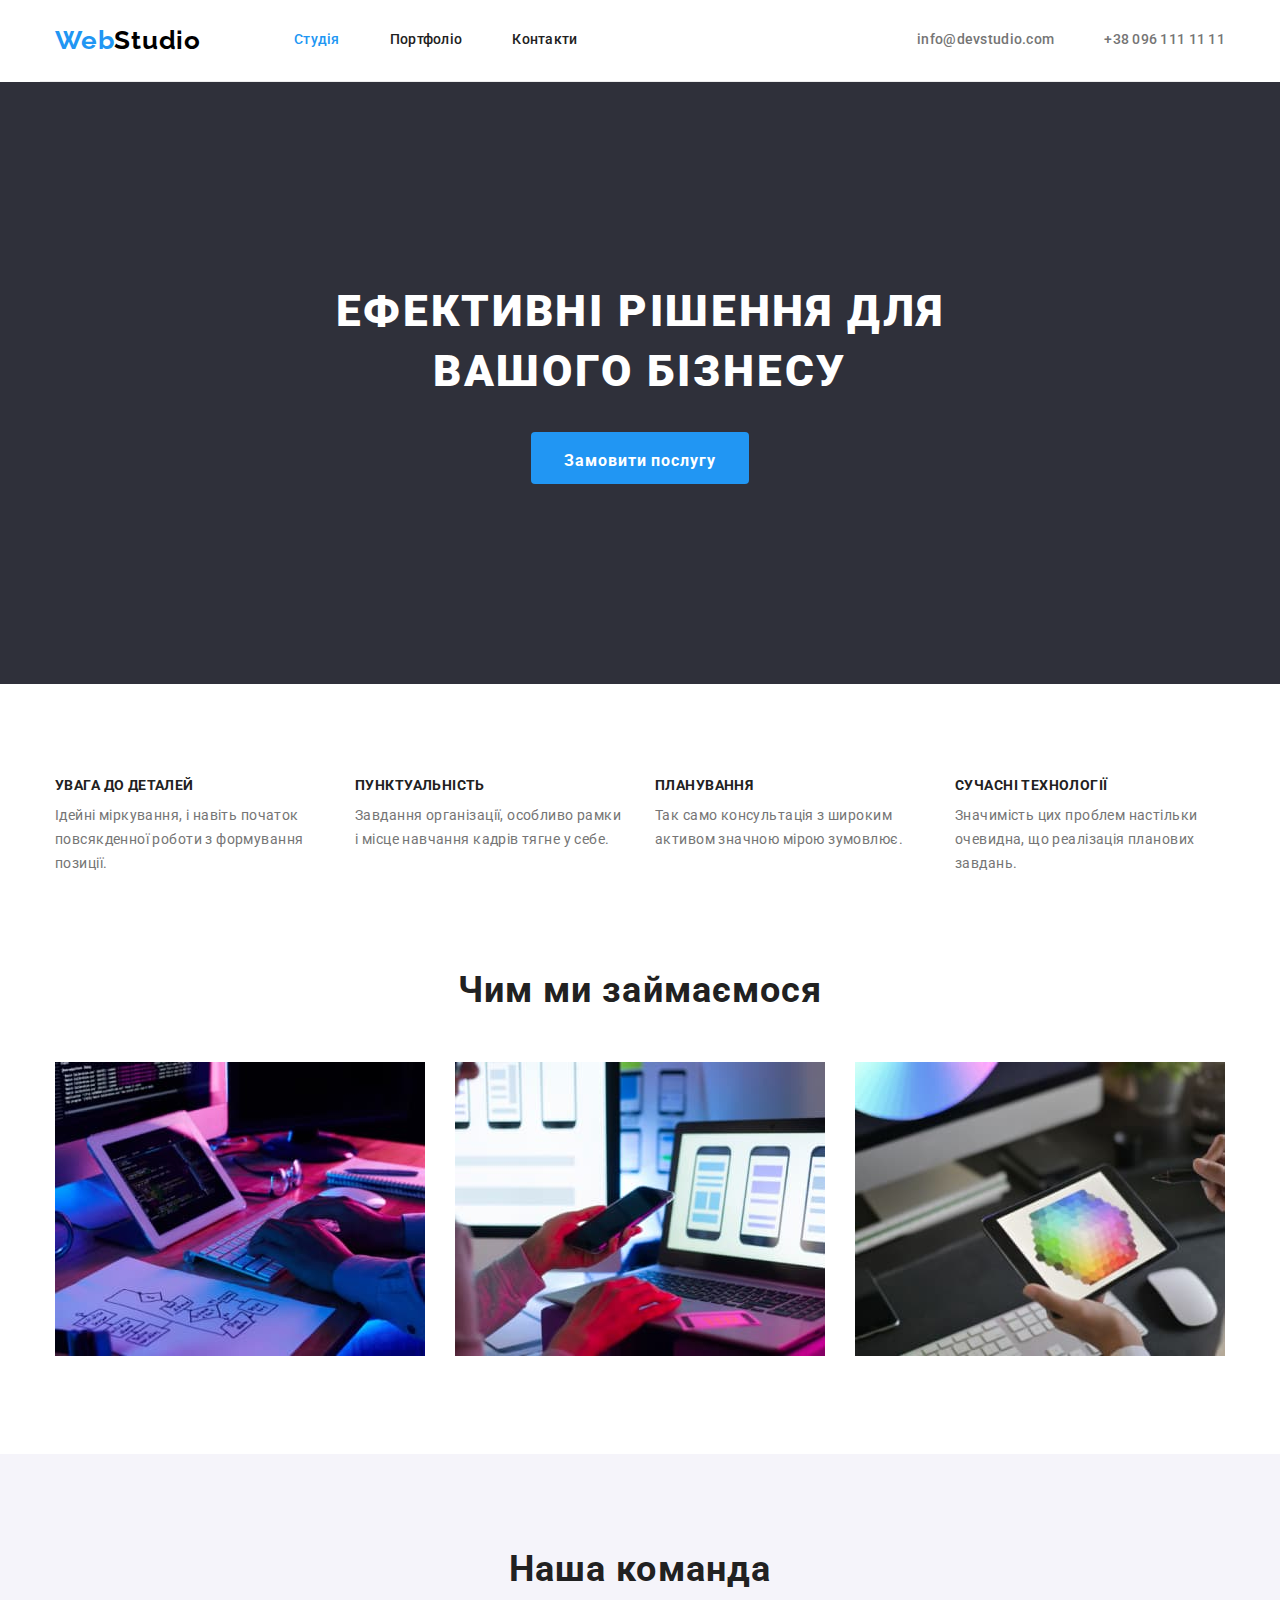
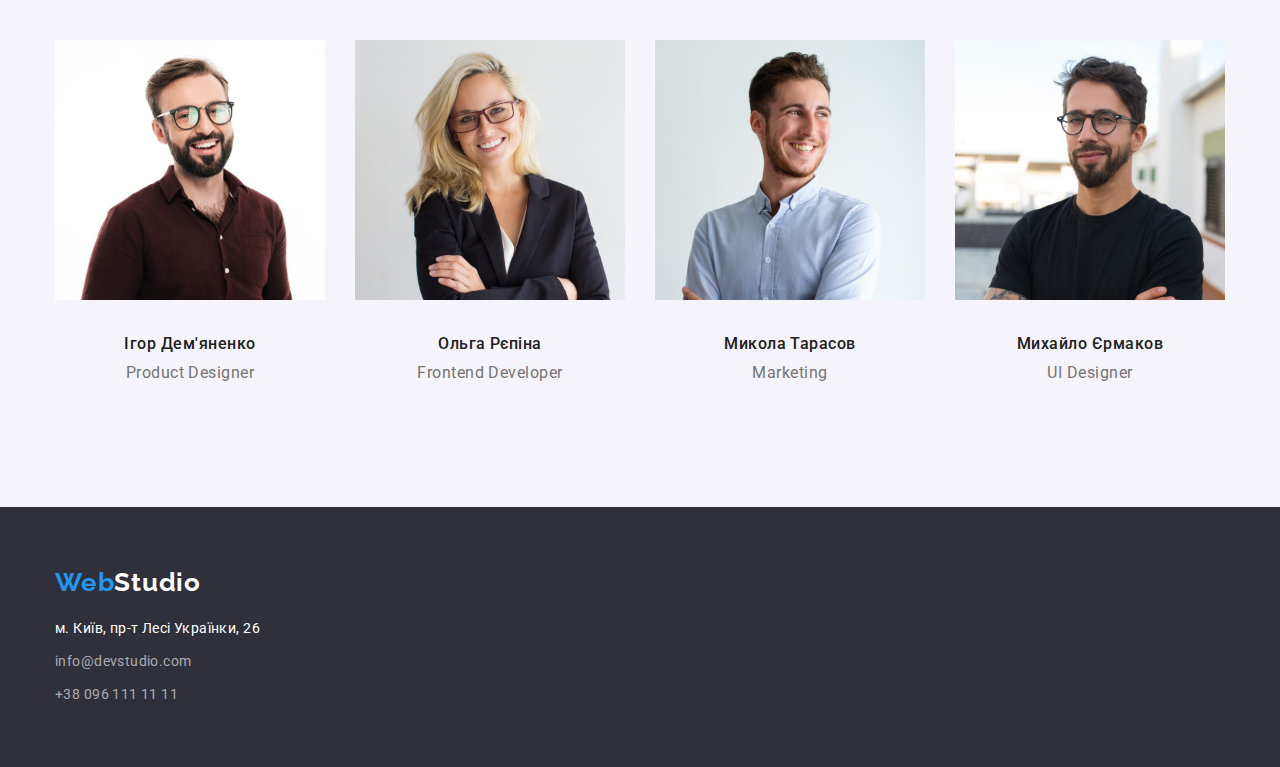
<file: index.html>
<!DOCTYPE html>
<html lang="uk">
  <head>
    <meta charset="UTF-8" />
    <meta http-equiv="X-UA-Compatible" content="IE=edge" />
    <meta name="viewport" content="width=device-width, initial-scale=1.0" />
    <title>Студія</title>
    <link
      rel="stylesheet"
      href="https://cdnjs.cloudflare.com/ajax/libs/modern-normalize/1.1.0/modern-normalize.min.css"
    />
    <link rel="preconnect" href="https://fonts.googleapis.com" />
    <link rel="preconnect" href="https://fonts.gstatic.com" crossorigin />
    <link
      href="https://fonts.googleapis.com/css2?family=Raleway:wght@700&family=Roboto:wght@400;500;700;900&display=swap"
      rel="stylesheet"
    />

    <link rel="stylesheet" href="./css/styles.css" />
  </head>
  <body class="page">
    <header>
      <div class="container main-nav">
        <nav>
          <a href="./index.html" class="logo">Web<span class="logo-head">Studio</span></a>
          <ul class="site-nav list">
            <li class="item"><a href="./index.html" class="link current">Студія</a></li>
            <li class="item"><a href="./portfolio.html" class="link">Портфоліо</a></li>
            <li class="item"><a href="" class="link">Контакти</a></li>
          </ul>
        </nav>
        <ul class="cont-nav list">
          <li class="item">
            <a href="mailto:info@devstudio.com" class="cont">info@devstudio.com</a>
          </li>
          <li class="item"><a href="tel:+380961111111" class="cont">+38 096 111 11 11</a></li>
        </ul>
      </div>
    </header>
    <main>
      <section class="hero">
        <div class="container">
          <h1 class="hero-title">Ефективні рішення для вашого бізнесу</h1>
          <button type="button" class="button">Замовити послугу</button>
        </div>
      </section>
      <section class="section features">
        <div class="container">
          <h2 class="section-title visually-hidden">Особливості</h2>
          <ul class="feature-list list">
            <li class="item">
              <h3 class="title">Увага до деталей</h3>
              <p class="text">
                Ідейні міркування, і навіть початок повсякденної роботи з формування позиції.
              </p>
            </li>
            <li class="item">
              <h3 class="title">Пунктуальність</h3>
              <p class="text">
                Завдання організації, особливо рамки і місце навчання кадрів тягне у себе.
              </p>
            </li>
            <li class="item">
              <h3 class="title">Планування</h3>
              <p class="text">Так само консультація з широким активом значною мірою зумовлює.</p>
            </li>
            <li class="item">
              <h3 class="title">Сучасні технології</h3>
              <p class="text">
                Значимість цих проблем настільки очевидна, що реалізація планових завдань.
              </p>
            </li>
          </ul>
        </div>
      </section>
      <section class="section specialization">
        <div class="container">
          <h2 class="section-title">Чим ми займаємося</h2>
          <ul class="specialization-list list">
            <li>
              <img
                src="./images/coding.jpg"
                width="370"
                alt="набір програмного коду на клавіатурі"
              />
            </li>
            <li>
              <img src="./images/mobile.jpg" width="370" alt="створення мобільної версії сайта" />
            </li>
            <li>
              <img src="./images/design.jpg" width="370" alt="вибір кольорової гами з палітри" />
            </li>
          </ul>
        </div>
      </section>
      <section class="section section-team">
        <div class="container">
          <h2 class="section-title">Наша команда</h2>
          <ul class="team-list list">
            <li class="team-item">
              <img src="./images/idemianenko.jpg" width="270" alt="портрет чоловіка" />
              <div class="card">
                <h3 class="title">Ігор Дем'яненко</h3>
                <p lang="en" class="position">Product Designer</p>
              </div>
            </li>
            <li class="team-item">
              <img src="./images/orepina.jpg" width="270" alt="портрет жінки" />
              <div class="card">
                <h3 class="title">Ольга Рєпіна</h3>
                <p lang="en" class="position">Frontend Developer</p>
              </div>
            </li>
            <li class="team-item">
              <img src="./images/mtarasov.jpg" width="270" alt="портрет чоловіка" />
              <div class="card">
                <h3 class="title">Микола Тарасов</h3>
                <p lang="en" class="position">Marketing</p>
              </div>
            </li>
            <li class="team-item">
              <img src="./images/mermakov.jpg" width="270" alt="портрет чоловіка" />
              <div class="card">
                <h3 class="title">Михайло Єрмаков</h3>
                <p lang="en" class="position">UI Designer</p>
              </div>
            </li>
          </ul>
        </div>
      </section>
    </main>
    <footer class="foot">
      <div class="container">
        <a href="./index.html" class="logo">Web<span class="logo-foot">Studio</span></a>
        <address class="address-foot">
          <p class="address">м. Київ, пр-т Лесі Українки, 26</p>
          <ul class="list">
            <li class="item"><a href="mailto:info@devstudio.com" class="cont">info@devstudio.com</a></li>
            <li class="item"><a href="tel:+380961111111" class="cont">+38 096 111 11 11</a></li>
          </ul>
        </address>
      </div>
    </footer>
  </body>
</html>
</file>
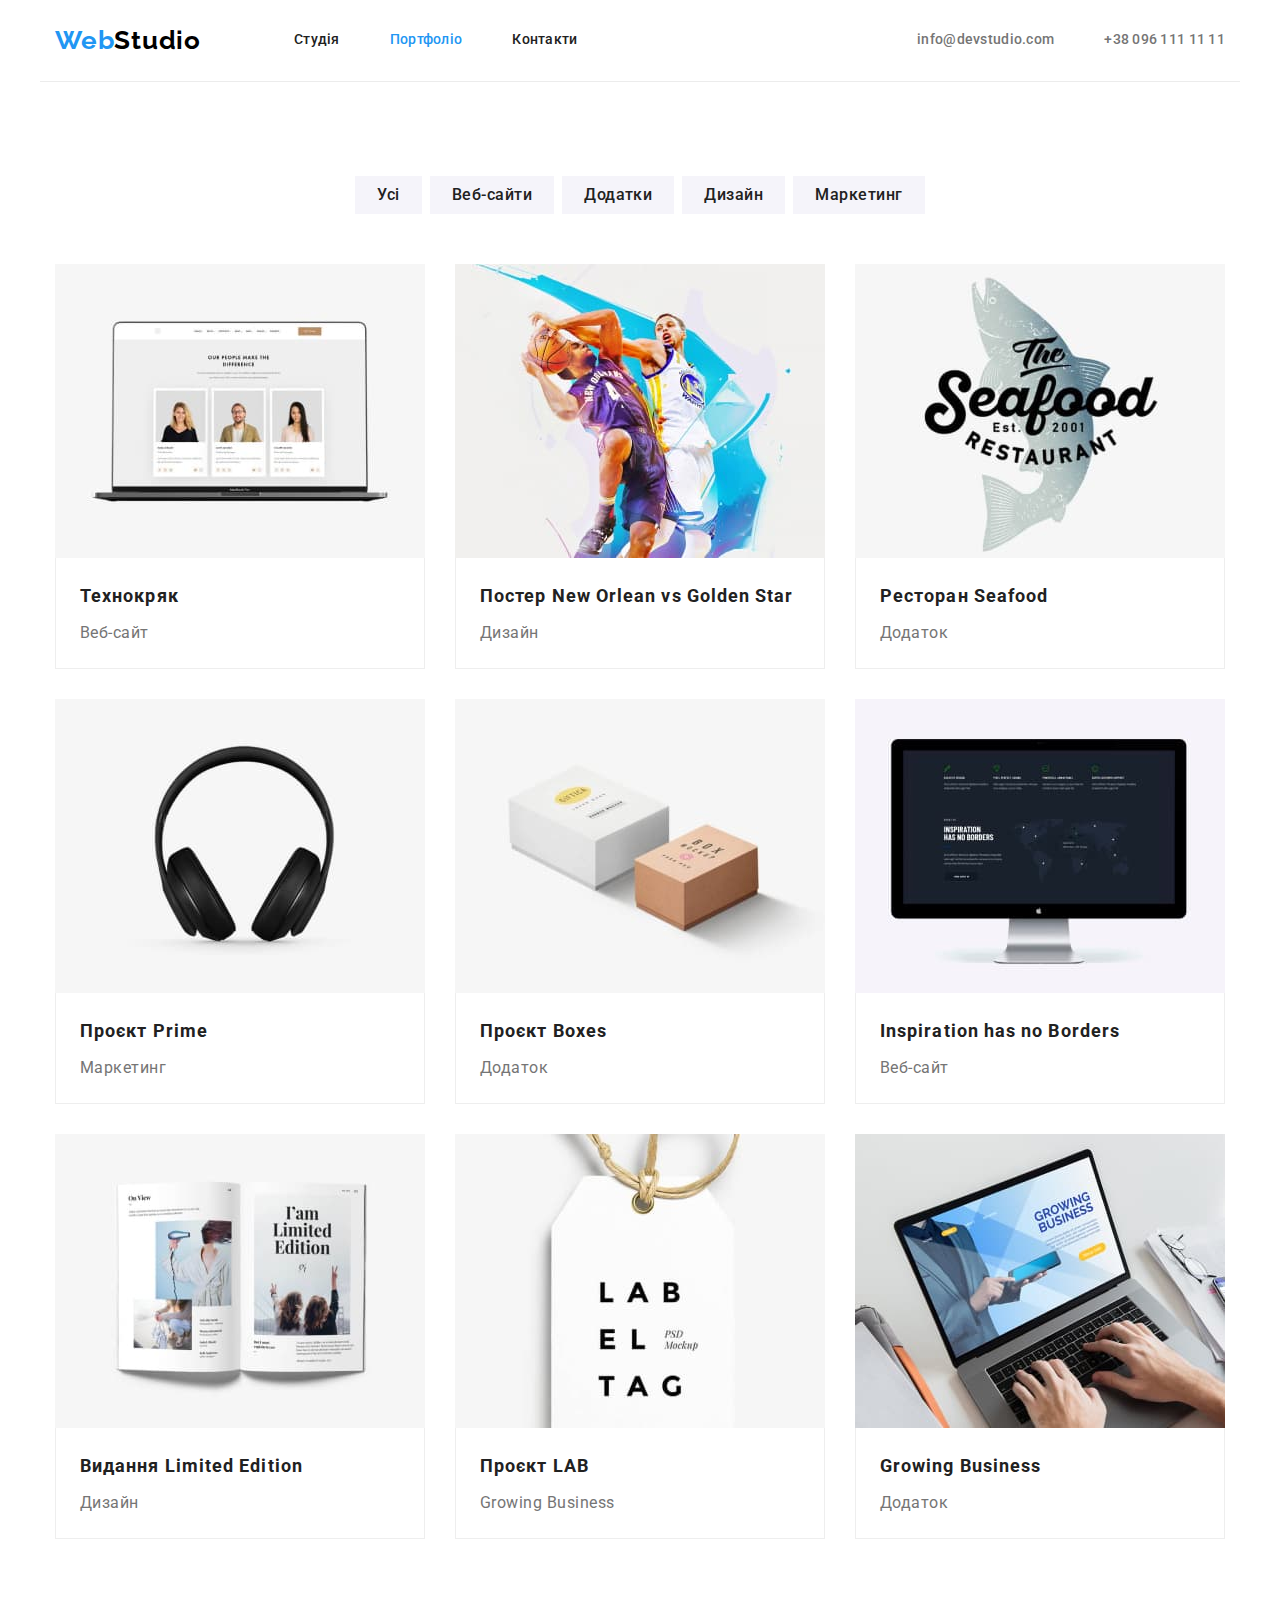
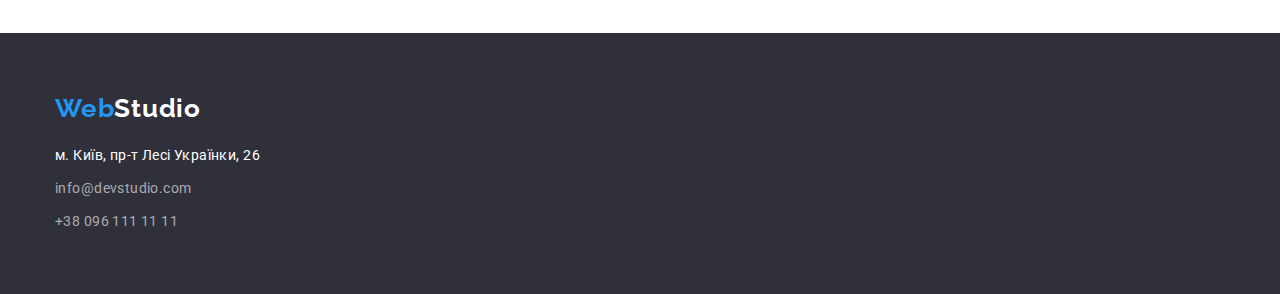
<file: portfolio.html>
<!DOCTYPE html>
<html lang="uk">
  <head>
    <meta charset="UTF-8" />
    <meta http-equiv="X-UA-Compatible" content="IE=edge" />
    <meta name="viewport" content="width=device-width, initial-scale=1.0" />
    <title>Портфоліо</title>
    <link
      rel="stylesheet"
      href="https://cdnjs.cloudflare.com/ajax/libs/modern-normalize/1.1.0/modern-normalize.min.css"
    />
    <link rel="preconnect" href="https://fonts.googleapis.com" />
    <link rel="preconnect" href="https://fonts.gstatic.com" crossorigin />
    <link
      href="https://fonts.googleapis.com/css2?family=Raleway:wght@700&family=Roboto:wght@400;500;700;900&display=swap"
      rel="stylesheet"
    />

    <link rel="stylesheet" href="./css/styles.css" />
  </head>
  <body class="page">
    <header>
      <div class="container main-nav">
        <nav>
          <a href="./index.html" class="logo">Web<span class="logo-head">Studio</span></a>
          <ul class="site-nav list">
            <li class="item"><a href="./index.html" class="link">Студія</a></li>
            <li class="item"><a href="./portfolio.html" class="link current">Портфоліо</a></li>
            <li class="item"><a href="" class="link">Контакти</a></li>
          </ul>
        </nav>
        <ul class="cont-nav list">
          <li class="item">
            <a href="mailto:info@devstudio.com" class="cont">info@devstudio.com</a>
          </li>
          <li class="item"><a href="tel:+380961111111" class="cont">+38 096 111 11 11</a></li>
        </ul>
      </div>
    </header>
    <main>
      <section class="section">
        <div class="container">
          <h2 class="section-title visually-hidden">Портфоліо</h2>
          <ul class="list filter-list">
            <li class="item"><button type="button" class="filter">Усі</button></li>
            <li class="item"><button type="button" class="filter">Веб-сайти</button></li>
            <li class="item"><button type="button" class="filter">Додатки</button></li>
            <li class="item"><button type="button" class="filter">Дизайн</button></li>
            <li class="item"><button type="button" class="filter">Маркетинг</button></li>
          </ul>
          <ul class="portfolio-list list">
            <li class="portfolio-item">
              <a href="" class="item"
                ><img src="./images/techno.jpg" width="370" alt="сторінка веб-сайту" />
                <div class="card">
                  <h3 class="title">Технокряк</h3>
                  <p class="type">Веб-сайт</p>
                </div></a
              >
            </li>
            <li class="portfolio-item">
              <a href="" class="item"
                ><img
                  src="./images/neworlean.jpg"
                  width="370"
                  alt="баскетболісти борються за м'яч"
                />
                <div class="card">
                  <h3 class="title">Постер <span lang="en">New Orlean vs Golden Star</span></h3>
                  <p class="type">Дизайн</p>
                </div></a
              >
            </li>
            <li class="portfolio-item">
              <a href="" class="item"
                ><img src="./images/seafood.jpg" width="370" alt="логотип ресторану морської їжі" />
                <div class="card">
                  <h3 class="title">Ресторан Seafood</h3>
                  <p class="type">Додаток</p>
                </div></a
              >
            </li>
            <li class="portfolio-item">
              <a href="" class="item"
                ><img src="./images/earphones.jpg" width="370" alt="навушники" />
                <div class="card">
                  <h3 class="title">Проєкт <span lang="en">Prime</span></h3>
                  <p class="type">Маркетинг</p>
                </div></a
              >
            </li>
            <li class="portfolio-item">
              <a href="" class="item"
                ><img src="./images/boxes.jpg" width="370" alt="дві коробки" />
                <div class="card">
                  <h3 class="title">Проєкт <span lang="en">Boxes</span></h3>
                  <p class="type">Додаток</p>
                </div></a
              >
            </li>
            <li class="portfolio-item">
              <a href="" class="item"
                ><img src="./images/worldmapsite.jpg" width="370" alt="сайт з картою світу" />
                <div class="card">
                  <h3 class="title" lang="en">Inspiration has no Borders</h3>
                  <p class="type">Веб-сайт</p>
                </div></a
              >
            </li>
            <li class="portfolio-item">
              <a href="" class="item"
                ><img src="./images/magazine.jpg" width="370" alt="розкритий журнал" />
                <div class="card">
                  <h3 class="title">Видання <span lang="en">Limited Edition</span></h3>
                  <p class="type">Дизайн</p>
                </div></a
              >
            </li>
            <li class="portfolio-item">
              <a href="" class="item"
                ><img src="./images/label.jpg" width="370" alt="паперова лейба на нитці" />
                <div class="card">
                  <h3 class="title">Проєкт <span lang="en">LAB</span></h3>
                  <p class="type">Growing Business</p>
                </div></a
              >
            </li>
            <li class="portfolio-item">
              <a href="" class="item"
                ><img
                  src="./images/growingbus.jpg"
                  width="370"
                  alt="руки на клавішах працюють у додатку"
                />
                <div class="card">
                  <h3 class="title" lang="en">Growing Business</h3>
                  <p class="type">Додаток</p>
                </div></a
              >
            </li>
          </ul>
        </div>
      </section>
    </main>
    <footer class="foot">
      <div class="container">
        <a href="./index.html" class="logo">Web<span class="logo-foot">Studio</span></a>
        <address class="address-foot">
          <p class="address">м. Київ, пр-т Лесі Українки, 26</p>
          <ul class="list">
            <li class="item"><a href="mailto:info@devstudio.com" class="cont">info@devstudio.com</a></li>
            <li class="item"><a href="tel:+380961111111" class="cont">+38 096 111 11 11</a></li>
          </ul>
        </address>
      </div>
    </footer>
  </body>
</html>
</file>
<file: css/styles.css>
html {
  box-sizing: border-box;
}

*,
*::before,
*::after {
  box-sizing: inherit;
}

:root {
  --primary-text-color: #757575;
  --title-text-color: #212121;
  --accent-color: #2196f3;
  --primary-background-color: #ffffff;
}

body {
  background-color: var(--primary-background-color);
  color: var(--primary-text-color);

  font-family: 'Roboto', sans-serif;
}

.list {
  padding: 0;
  margin: 0;
  list-style: none;
}

.container {
  margin-left: auto;
  margin-right: auto;
  width: 1200px;
  padding-left: 15px;
  padding-right: 15px;
}

/* logo */
.logo {
  display: block;
  padding-top: 25px;
  padding-bottom: 25px;
  color: var(--accent-color);
  font-family: 'Raleway', sans-serif;
  font-weight: 700;
  font-size: 26px;
  line-height: 1.19;
  letter-spacing: 0.03em;

  text-decoration: none;
}

.logo-head {
  color: #000000;
}

.logo-foot {
  color: var(--primary-background-color);
}

.logo:hover,
.logo:focus,
.logo:hover span,
.logo:focus span {
  color: var(--primary-text-color);
}

/* Site nav */

.main-nav {
  border-bottom: 1px solid #ececec;
  display: flex;
  align-items: center;
}

.site-nav {
  display: flex;
  align-items: center;
  margin-left: 93px;
}

.cont-nav {
  display: flex;
  align-items: center;
  margin-left: auto;
}

nav {
  display: flex;
  align-items: center;
}

.site-nav .item + .item {
  margin-left: 50px;
}

.site-nav .link {
  display: block;
  padding-top: 32px;
  padding-bottom: 32px;

  color: var(--title-text-color);

  font-weight: 500;
  font-size: 14px;
  line-height: 1.14;
  letter-spacing: 0.02em;

  text-decoration: none;
}

.site-nav .link:hover,
.site-nav .link:focus {
  color: var(--accent-color);
}

.site-nav .link.current {
  color: var(--accent-color);
}

.cont-nav .item + .item {
  margin-left: 50px;
}

.cont-nav .cont {
  display: block;
  padding-top: 32px;
  padding-bottom: 32px;

  color: var(--primary-text-color);

  font-weight: 500;
  font-size: 14px;
  line-height: 1.14;
  letter-spacing: 0.02em;

  text-decoration: none;
}

.list .cont:hover,
.list .cont:focus {
  color: var(--accent-color);
}

/* hero */

.hero {
  text-align: center;
  padding-top: 200px;
  padding-bottom: 200px;
}

.hero,
.foot {
  background-color: #2f303a;
}

.hero-title {
  margin-top: 0;
  margin-bottom: 30px;
  color: var(--primary-background-color);

  font-weight: 900;
  font-size: 44px;
  line-height: 1.36;
  letter-spacing: 0.06em;
  letter-spacing: 0.06em;
  text-transform: uppercase;
  max-width: 696px;
  margin-left: auto;
  margin-right: auto;
}

/*button*/

.button {
  display: inline-block;
  border: 1px solid transparent;
  border-radius: 4px;
  padding: 13px 32px 7px;
  min-width: 216px;
  text-align: center;

  color: var(--primary-background-color);
  background-color: var(--accent-color);
  /* border-color: transparent; */
  font-family: inherit;

  font-weight: 700;
  font-size: 16px;
  line-height: 1.88;
  letter-spacing: 0.06em;

  cursor: pointer;
}

.button:hover,
.button:focus {
  color: var(--accent-color);
  background-color: var(--primary-background-color);
}

/* sections */

.section {
  padding-top: 94px;
  padding-bottom: 94px;
}

.section-title {
  margin-top: 0;
  margin-bottom: 50px;

  color: #212121;
  text-align: center;
  font-weight: 700;
  font-size: 36px;
  line-height: 1.17;
  letter-spacing: 0.03em;
}

/* section features */

.feature-list {
  display: flex;
  justify-content: space-between;
}

.feature-list .item {
  width: 270px;
}

.section.features {
  padding-bottom: 0;
}

.feature-list .title,
.team-list .title,
.portfolio-list .title {
  color: var(--title-text-color);
}

.feature-list .title {
  margin-top: 0;
  margin-bottom: 10px;

  font-weight: 700;
  font-size: 14px;
  line-height: 1.14;
  letter-spacing: 0.03em;
  text-transform: uppercase;
}

.feature-list .text {
  margin-top: 0;
  margin-bottom: 0;

  font-size: 14px;
  line-height: 1.71;
  letter-spacing: 0.03em;
}

/* section specialization */

.specialization-list {
  display: flex;
  justify-content: space-between;
}

/* section team */

.section-team {
  background-color: #f5f4fa;
}

.team-list {
  display: flex;
}

.team-item {
  margin-right: 30px;
  width: ((100%-90px) / 4);
}

.team-item:nth-child(4n) {
  margin-right: 0;
}

.team-list .card {
  padding-top: 30px;
  padding-bottom: 30px;
}

.team-list .title {
  margin-top: 0;
  margin-bottom: 10px;
  /* padding-top: 30px;
  padding-bottom: 10px; */

  font-weight: 500;
  font-size: 16px;
  line-height: 1.19;
  letter-spacing: 0.03em;
  text-align: center;
}

.team-list .position {
  margin-top: 0;
  margin-bottom: 0;
  /* padding-bottom: 30px; */

  line-height: 1.19;
  letter-spacing: 0.03em;
  text-align: center;
}

/* section portfolio */

/* filter */

.filter-list {
  display: flex;
  justify-content: center;
  margin-bottom: 50px;
}

.filter-list .item + .item {
  margin-left: 8px;
}

.filter {
  color: var(--title-text-color);
  background-color: #f5f4fa;
  border: none;
  font-family: inherit;
  padding: 6px 22px;

  font-weight: 500;
  font-size: 16px;
  line-height: 1.6;
  letter-spacing: 0.03em;

  cursor: pointer;
}

.filter:hover,
.filter:focus {
  color: var(--primary-background-color);
  background-color: var(--accent-color);
}

/* portfolio */

.portfolio-list {
  display: flex;
  flex-wrap: wrap;
}

.portfolio-item {
  margin-right: 30px;
  margin-bottom: 30px;
  width: calc((100% - 60px) / 3);
}

.portfolio-item:nth-child(3n) {
  margin-right: 0;
}

.portfolio-item:nth-last-child(-n + 3) {
  margin-bottom: 0;
}

.portfolio-list img {
  display: block;
}

.portfolio-list .card {
  padding: 20px 24px;
  border-left: 1px solid #eeeeee;
  border-bottom: 1px solid #eeeeee;
  border-right: 1px solid #eeeeee;

  width: 370px;
}

.portfolio-list .item {
  text-decoration: none;
}

.portfolio-list .title {
  margin-top: 0;
  margin-bottom: 4px;

  font-weight: 700;
  font-size: 18px;
  line-height: 2;

  letter-spacing: 0.06em;
}

.portfolio-list .type {
  margin-top: 0;
  margin-bottom: 0;
  color: var(--primary-text-color);

  line-height: 1.88;
  letter-spacing: 0.03em;
}

/* footer */

footer {
  padding-top: 60px;
  padding-bottom: 60px;
}

.foot .logo {
  padding-top: 0;
  padding-bottom: 0;
  margin-bottom: 20px;
}

.address {
  margin-top: 0;
  margin-bottom: 9px;
  color: var(--primary-background-color);

  font-size: 14px;
  line-height: 1.71;
  letter-spacing: 0.03em;
}

.address-foot .cont {
  color: rgba(255, 255, 255, 0.6);

  font-size: 14px;
  line-height: 1.71;
  letter-spacing: 0.03em;

  text-decoration: none;
}

.address-foot {
  font-style: normal;
}

.address-foot .item:not(:last-child) {
  margin-bottom: 9px;
}



.visually-hidden {
  position: absolute;
  width: 1px;
  height: 1px;
  margin: -1px;
  border: 0;
  padding: 0;

  white-space: nowrap;
  clip-path: inset(100%);
  clip: rect(0 0 0 0);
  overflow: hidden;
}
</file>
